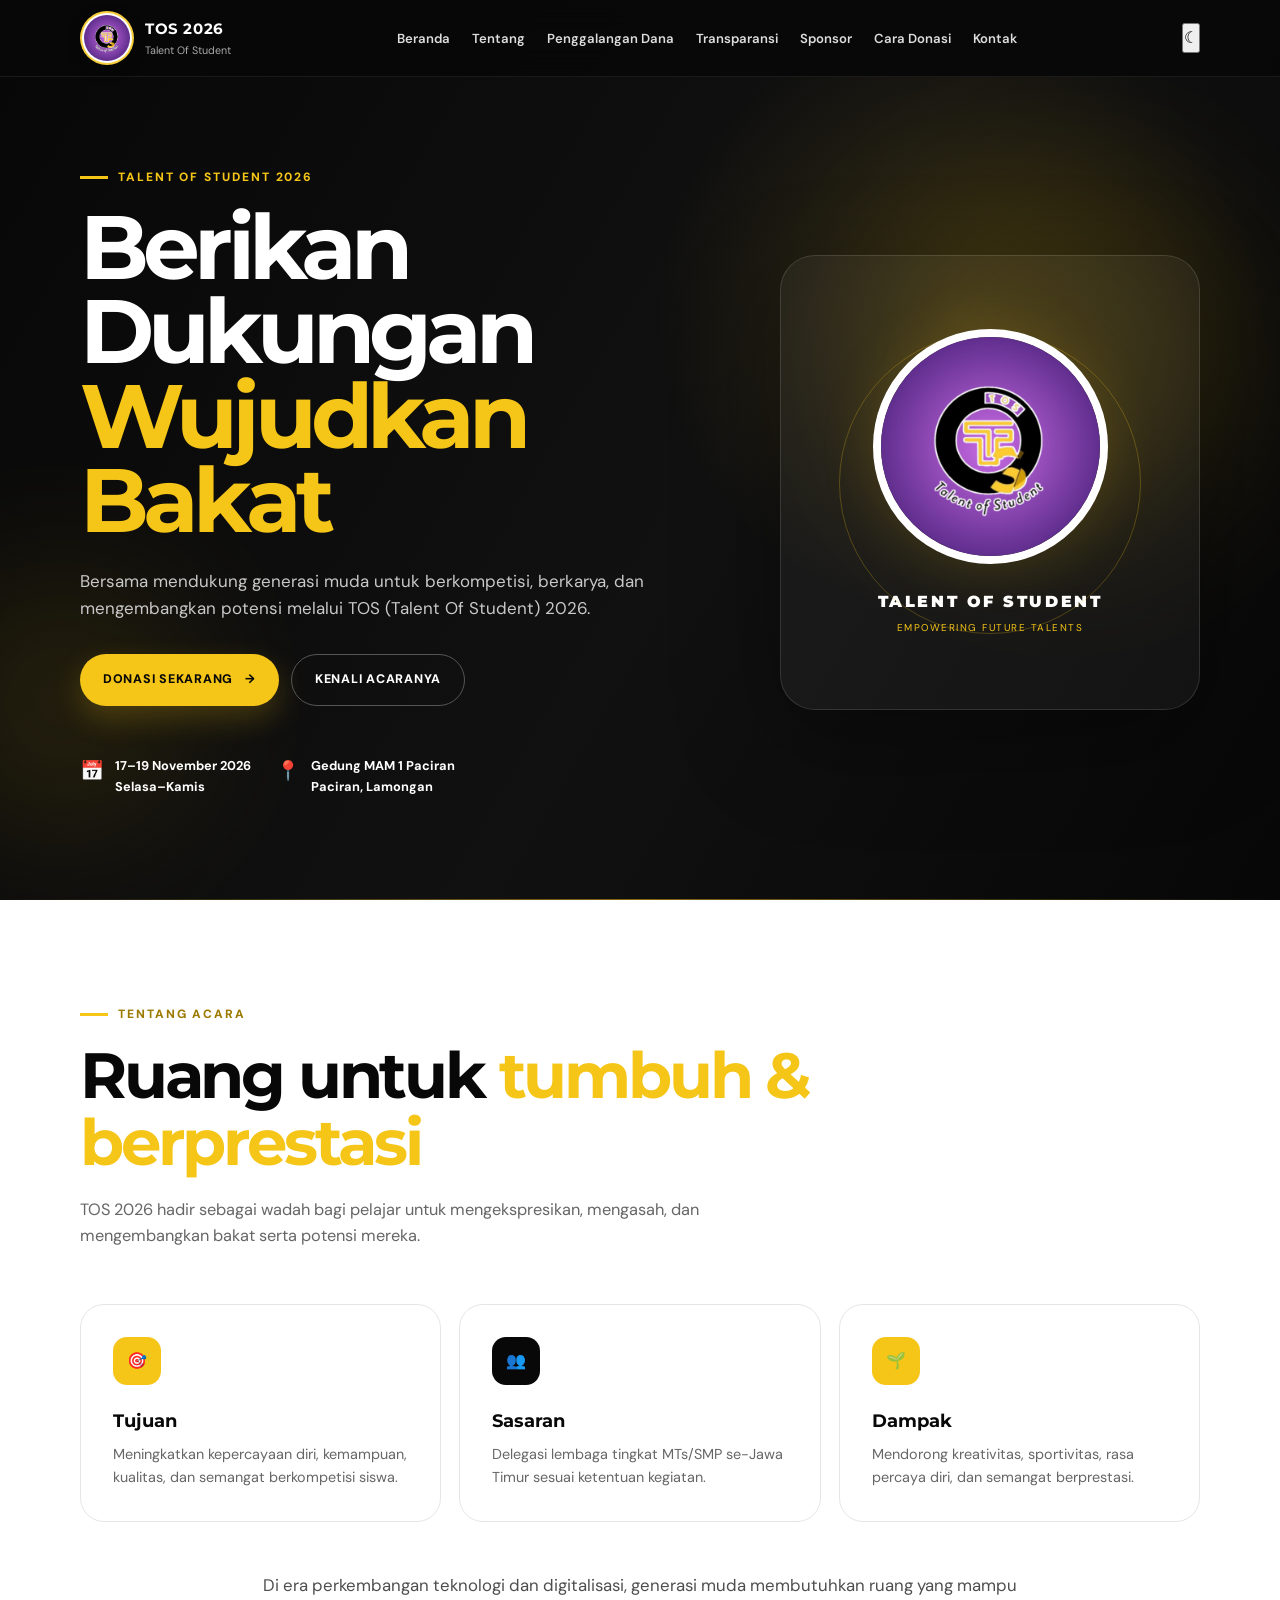
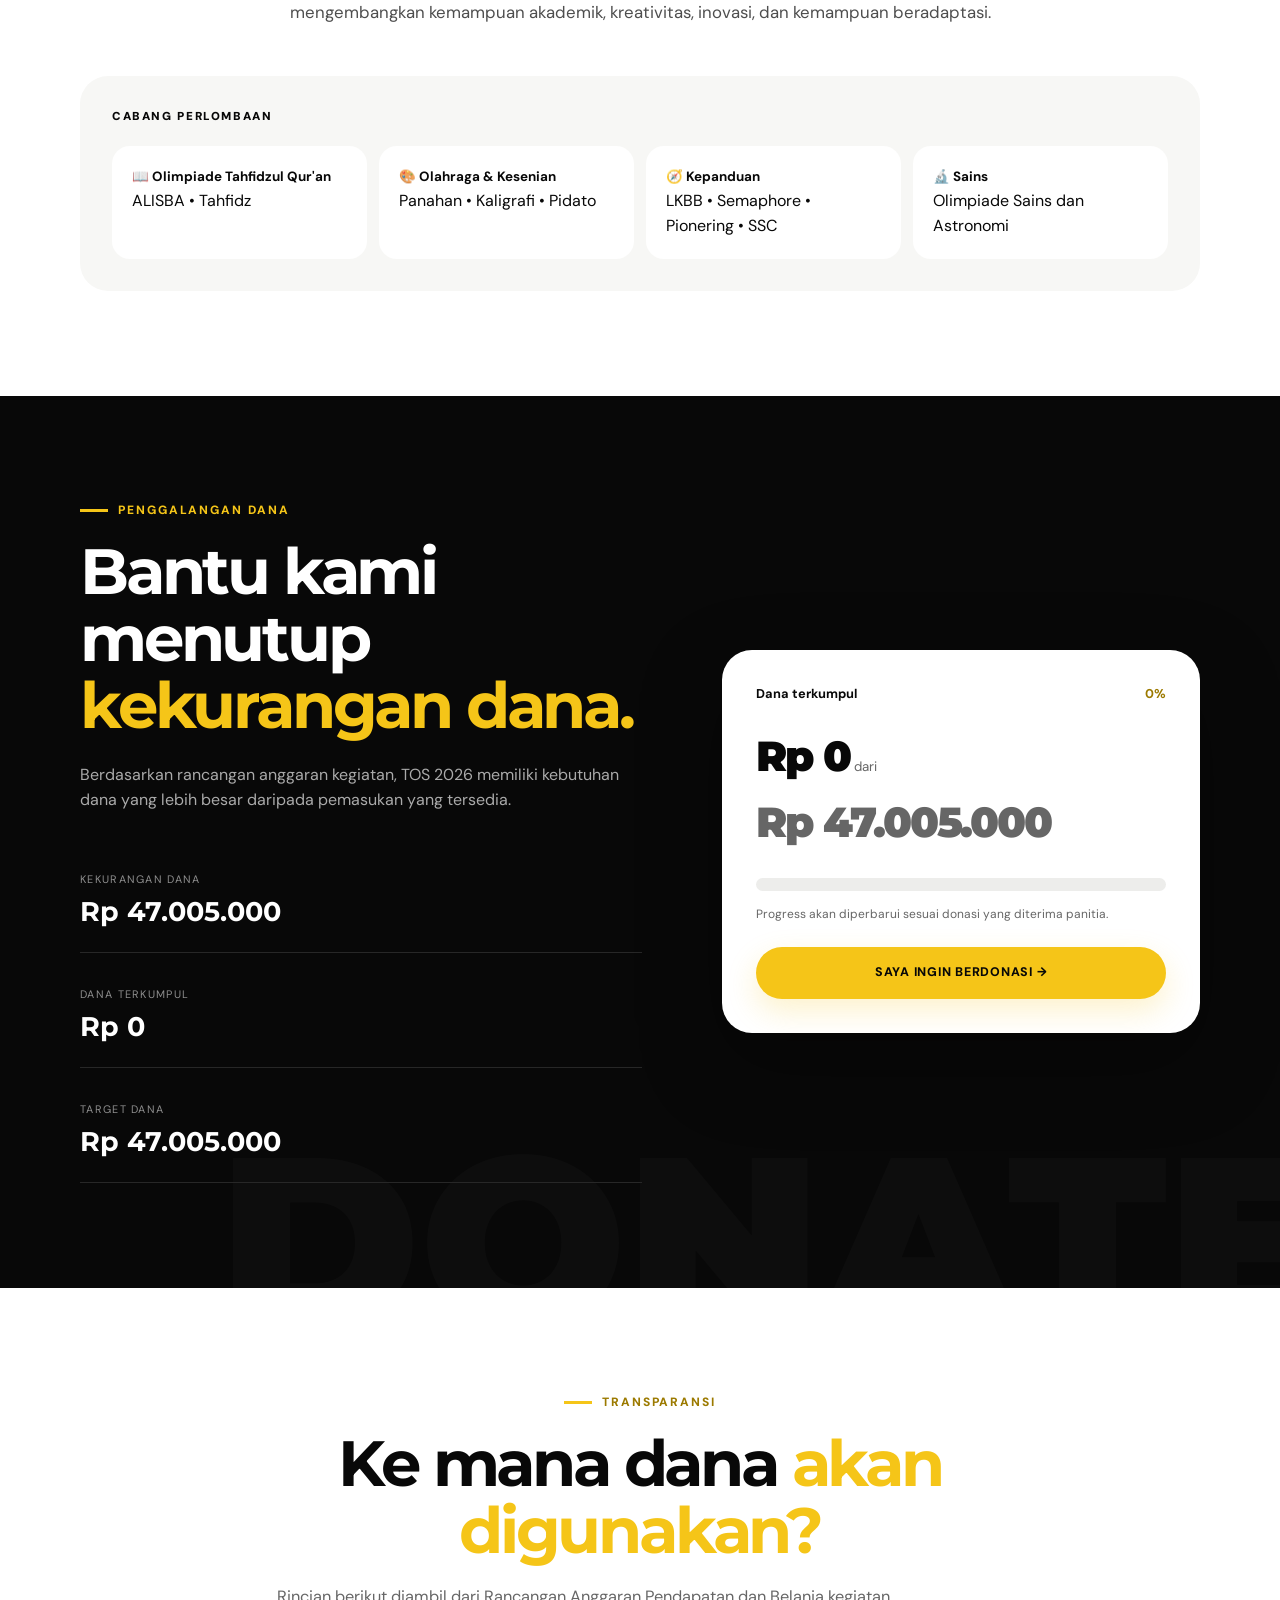
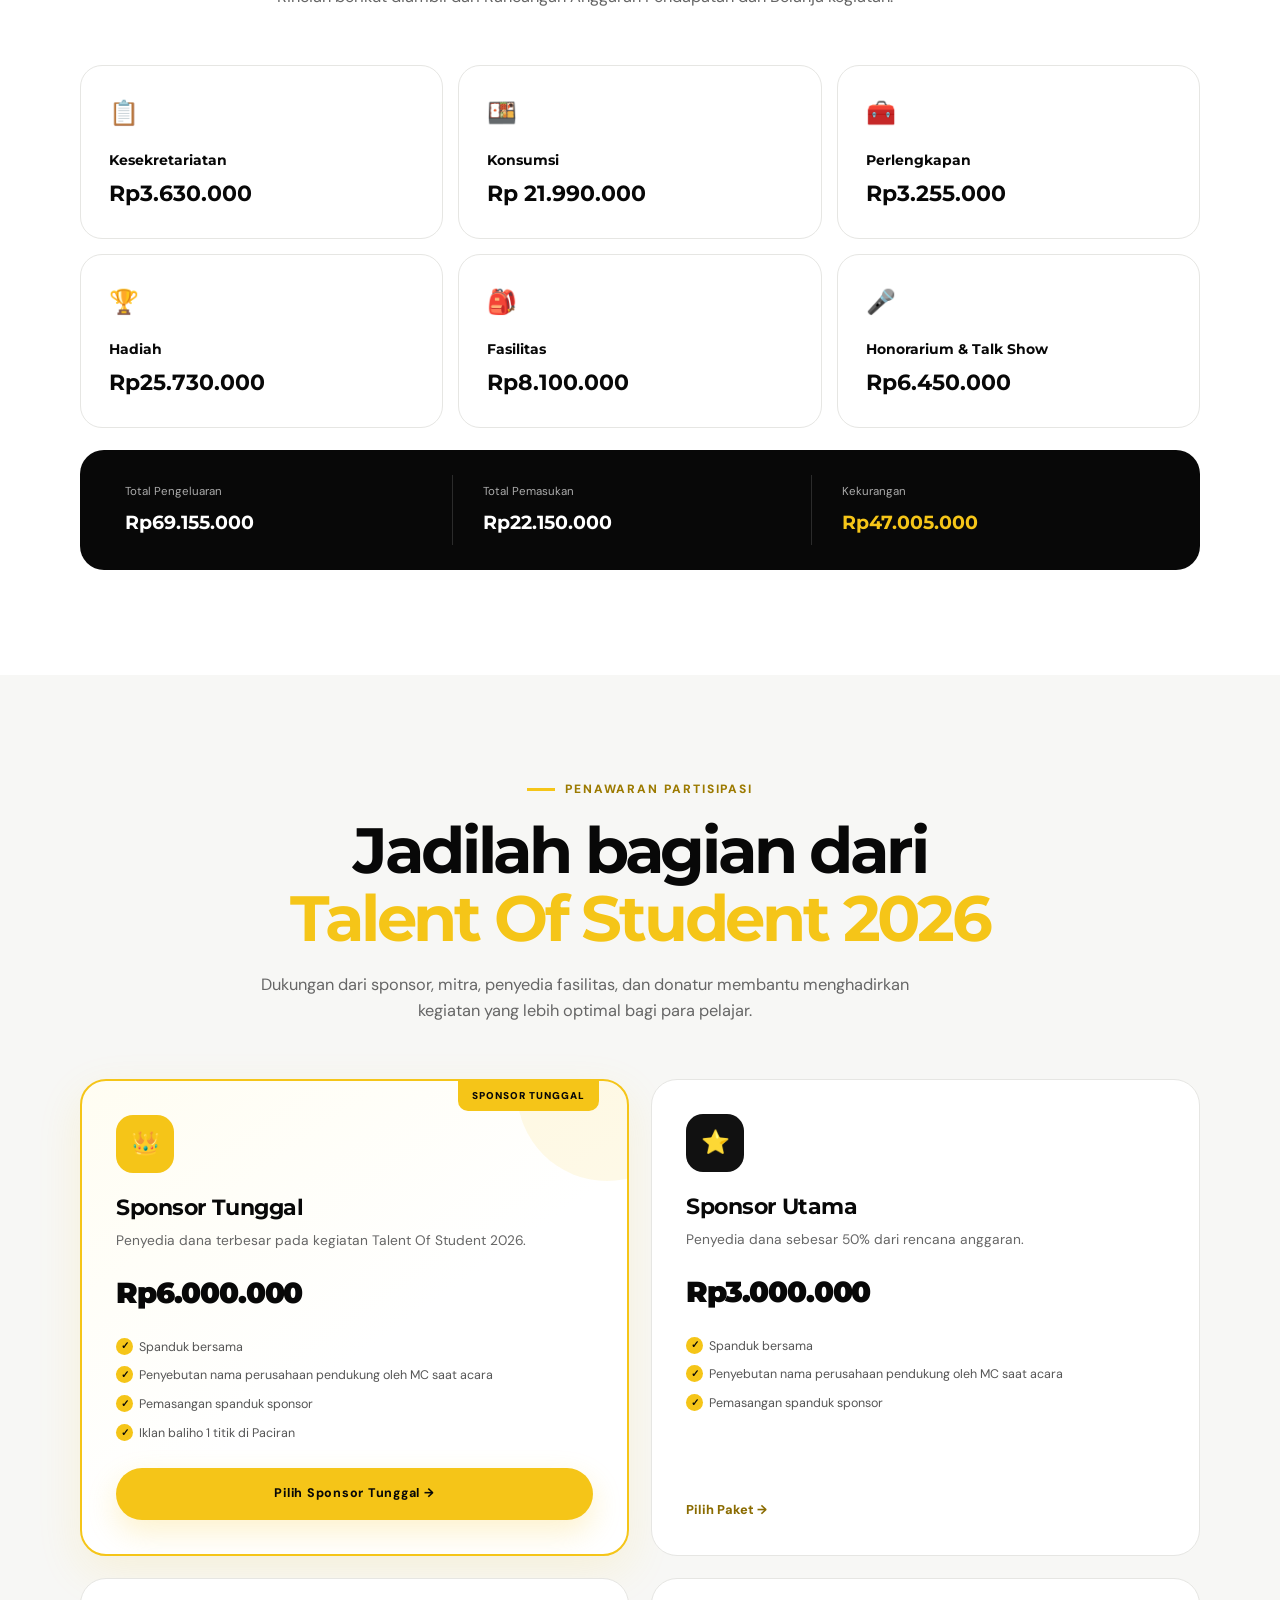
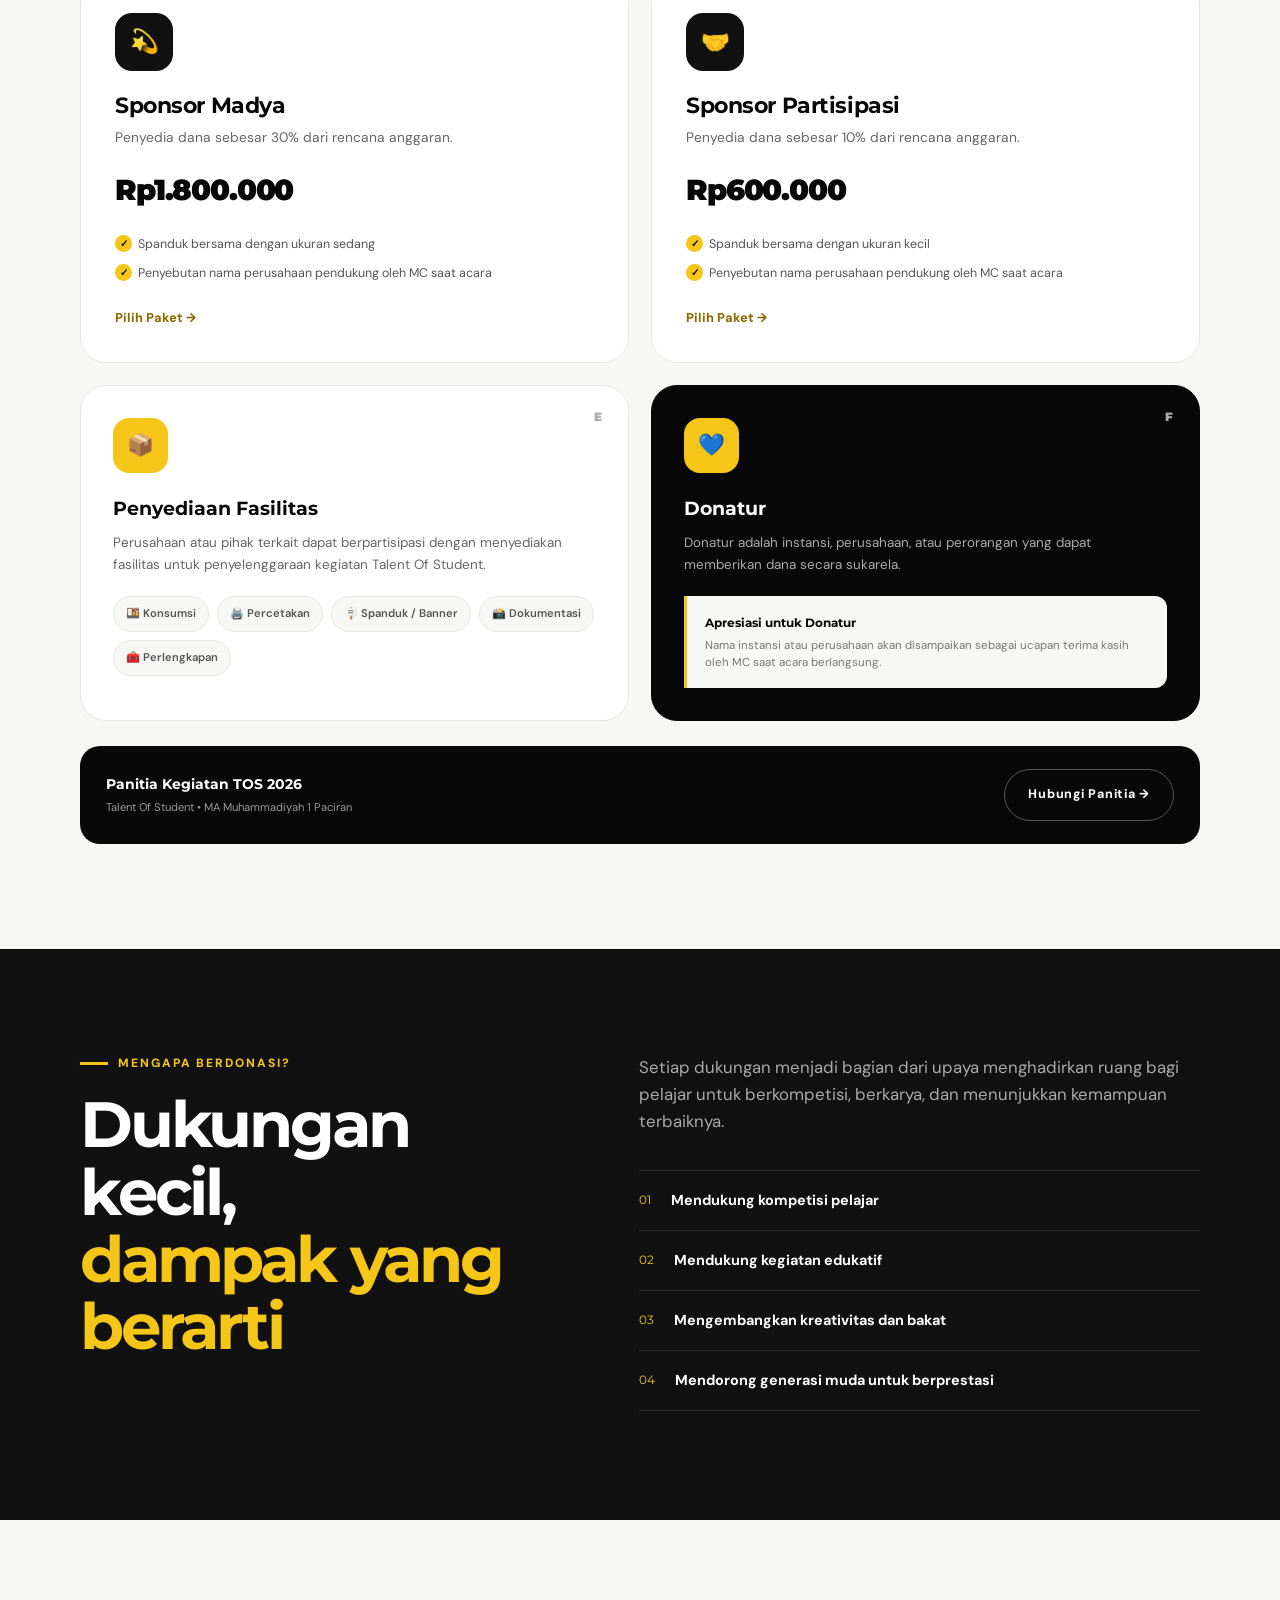
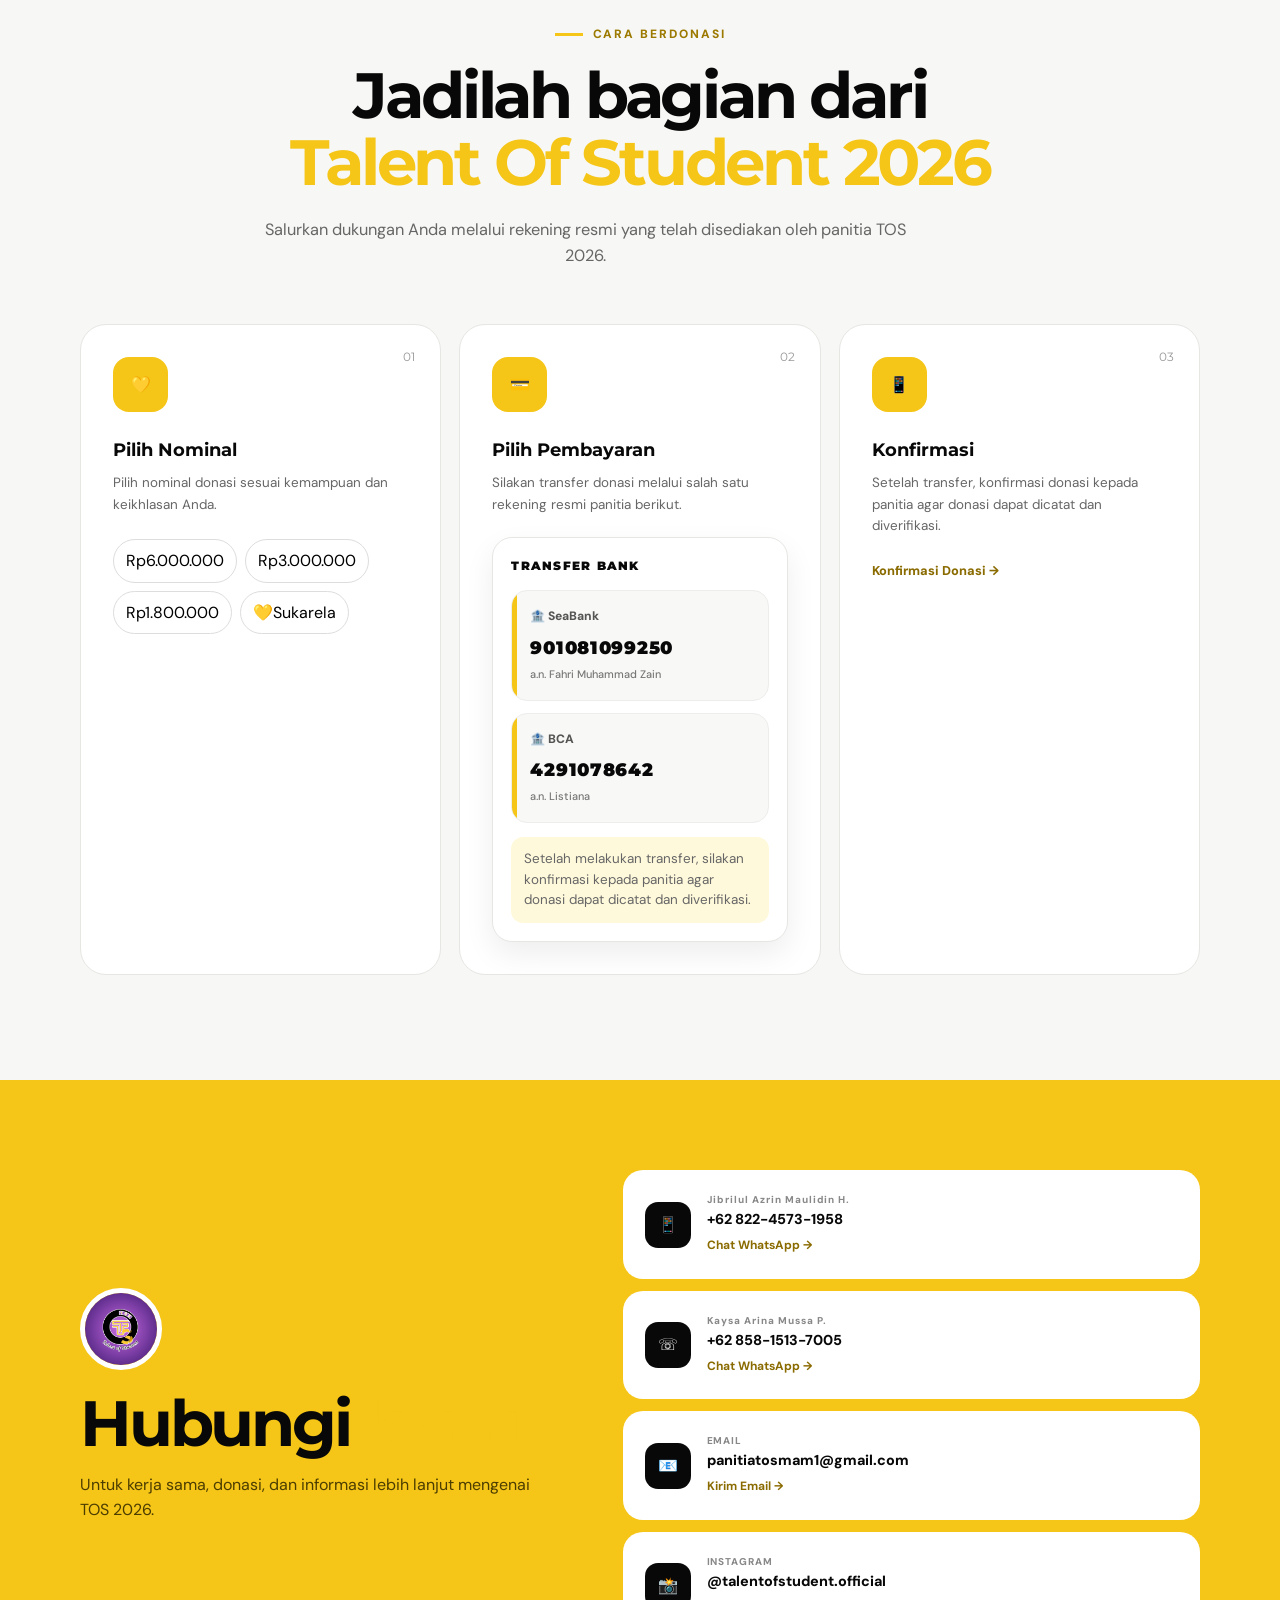
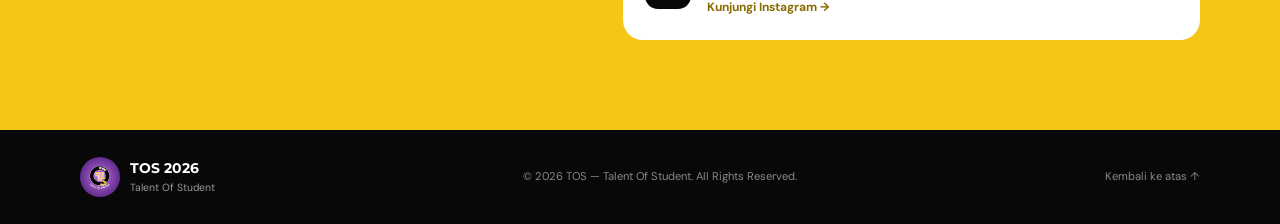
<file: index.html>
<!DOCTYPE html>
<html lang="id">

<head>
  <meta charset="UTF-8">
  <meta name="viewport" content="width=device-width, initial-scale=1.0">

  <meta name="description"
    content="TOS 2026 - Talent Of Student. Penggalangan dana dan kerja sama untuk mendukung bakat pelajar.">

  <title>TOS 2026 | Talent Of Student</title>

  <link rel="icon" href="logo-tos.png">
  <link rel="stylesheet" href="style.css">

  <!-- Google Fonts -->
  <link rel="preconnect" href="https://fonts.googleapis.com">
  <link rel="preconnect" href="https://fonts.gstatic.com" crossorigin>

  <link
    href="https://fonts.googleapis.com/css2?family=DM+Sans:wght@400;500;600;700&family=Montserrat:wght@700;800;900&display=swap"
    rel="stylesheet">
</head>

<body>

  <!-- =====================================================
       NAVBAR
  ===================================================== -->

  <header class="navbar" id="navbar">

    <div class="container nav-inner">

      <a href="#beranda" class="brand">

        <img
          src="logo-tos.png"
          alt="Logo Talent Of Student">

        <div>
          <strong>TOS 2026</strong>
          <span>Talent Of Student</span>
        </div>

      </a>

      <button
        class="menu-toggle"
        aria-label="Buka menu"
        aria-expanded="false">
        ☰
      </button>

      <nav class="nav-menu">

        <a href="#beranda">Beranda</a>
        <a href="#tentang">Tentang</a>
        <a href="#dana">Penggalangan Dana</a>
        <a href="#transparansi">Transparansi</a>
        <a href="#partisipasi">Sponsor</a>
        <a href="#donasi">Cara Donasi</a>
        <a href="#kontak">Kontak</a>

      </nav>

      <button
        class="theme-toggle"
        id="themeToggle"
        type="button"
        aria-label="Ganti tema">

        <span id="themeIcon">☾</span>

      </button>

    </div>

  </header>


  <!-- =====================================================
       MAIN
  ===================================================== -->

  <main>

    <!-- =====================================================
         HERO
    ===================================================== -->

    <section class="hero" id="beranda">

      <div class="hero-glow glow-one"></div>
      <div class="hero-glow glow-two"></div>

      <div class="container hero-grid">

        <div class="hero-copy reveal">

          <div class="eyebrow">
            <span></span>
            TALENT OF STUDENT 2026
          </div>

          <h1>
            Berikan Dukungan<br>
            <em>Wujudkan Bakat</em>
          </h1>

          <p class="hero-subtitle">
            Bersama mendukung generasi muda untuk berkompetisi,
            berkarya, dan mengembangkan potensi melalui
            TOS (Talent Of Student) 2026.
          </p>

          <div class="hero-actions">

            <a href="#dana" class="btn btn-yellow">
              DONASI SEKARANG
              <span>→</span>
            </a>

            <a href="#tentang" class="btn btn-outline">
              KENALI ACARANYA
            </a>

          </div>

          <div class="event-meta">

            <div>
              <span>📅</span>

              <p>
                <b>17–19 November 2026</b>
                <b>Selasa–Kamis</b>
              </p>
            </div>

            <div>
              <span>📍</span>

              <p>
                <b>Gedung MAM 1 Paciran</b>
                <b>Paciran, Lamongan</b>
              </p>
            </div>

          </div>

        </div>


        <!-- LOGO HERO -->

        <div class="hero-logo-card reveal">

          <img
            src="logo-tos.png"
            alt="Logo resmi TOS 2026">

          <span>TALENT OF STUDENT</span>

          <small>
            EMPOWERING FUTURE TALENTS
          </small>

        </div>

      </div>

    </section>


    <!-- =====================================================
         TENTANG ACARA
    ===================================================== -->

    <section class="section light" id="tentang">

      <div class="container">

        <div class="section-heading reveal">

          <div class="eyebrow dark">
            <span></span>
            TENTANG ACARA
          </div>

          <h2>
            Ruang untuk
            <em>tumbuh & berprestasi</em>
          </h2>

          <p>
            TOS 2026 hadir sebagai wadah bagi pelajar untuk
            mengekspresikan, mengasah, dan mengembangkan
            bakat serta potensi mereka.
          </p>

        </div>


        <!-- INFO -->

        <div class="about-grid">

          <article class="info-card reveal">

            <div class="icon yellow">
              🎯
            </div>

            <h3>Tujuan</h3>

            <p>
              Meningkatkan kepercayaan diri, kemampuan,
              kualitas, dan semangat berkompetisi siswa.
            </p>

          </article>


          <article class="info-card reveal">

            <div class="icon black">
              👥
            </div>

            <h3>Sasaran</h3>

            <p>
              Delegasi lembaga tingkat MTs/SMP se-Jawa Timur
              sesuai ketentuan kegiatan.
            </p>

          </article>


          <article class="info-card reveal">

            <div class="icon yellow">
              🌱
            </div>

            <h3>Dampak</h3>

            <p>
              Mendorong kreativitas, sportivitas, rasa percaya
              diri, dan semangat berprestasi.
            </p>

          </article>

        </div>


        <div class="about-text reveal">

          <p>
            Di era perkembangan teknologi dan digitalisasi,
            generasi muda membutuhkan ruang yang mampu
            mengembangkan kemampuan akademik, kreativitas,
            inovasi, dan kemampuan beradaptasi.
          </p>

        </div>


        <!-- CABANG PERLOMBAAN -->

        <div class="competition-wrap reveal">

          <div class="mini-title">
            CABANG PERLOMBAAN
          </div>

          <div class="competition-grid">

            <div>
              <b>📖 Olimpiade Tahfidzul Qur'an</b>
              <a>ALISBA • Tahfidz</a>
            </div>

            <div>
              <b>🎨 Olahraga & Kesenian</b>
              <a>Panahan • Kaligrafi • Pidato</a>
            </div>

            <div>
              <b>🧭 Kepanduan</b>
              <a>LKBB • Semaphore • Pionering • SSC</a>
            </div>

            <div>
              <b>🔬 Sains</b>
              <a>Olimpiade Sains dan Astronomi</a>
            </div>

          </div>

        </div>

      </div>

    </section>


    <!-- =====================================================
         PENGGALANGAN DANA
    ===================================================== -->

    <section class="section fund-section" id="dana">

      <div class="container">

        <div class="fund-grid">

          <div class="fund-copy reveal">

            <div class="eyebrow">
              <span></span>
              PENGGALANGAN DANA
            </div>

            <h2>
              Bantu kami menutup
              <em>kekurangan dana.</em>
            </h2>

            <p>
              Berdasarkan rancangan anggaran kegiatan,
              TOS 2026 memiliki kebutuhan dana yang lebih
              besar daripada pemasukan yang tersedia.
            </p>


            <!-- ANGKA FUNDRAISING OTOMATIS -->

            <div class="fund-numbers">

              <div>
                <small>KEKURANGAN DANA</small>
                <strong id="fundRemaining">
                  Rp47.005.000
                </strong>
              </div>

              <div>
                <small>DANA TERKUMPUL</small>
                <strong id="fundCurrent">
                  Rp0
                </strong>
              </div>

              <div>
                <small>TARGET DANA</small>
                <strong id="fundTarget">
                  Rp47.005.000
                </strong>
              </div>

            </div>

          </div>


          <!-- =================================================
               PROGRESS FUNDRAISING
          ================================================= -->

          <div class="progress-card reveal">

            <div class="progress-top">

              <span>
                Dana terkumpul
              </span>

              <b id="progressPercent">
                0%
              </b>

            </div>

            <div class="amount">

              <span id="raisedAmount">
                Rp4.902.500
              </span>

              <small>
                dari
                <span id="targetAmountDisplay">
                  Rp47.005.000
                </span>
              </small>

            </div>

            <div class="progress-track">

              <div
                class="progress-fill"
                id="progressFill">
              </div>

            </div>

            <p class="progress-note">
              Progress akan diperbarui sesuai donasi
              yang diterima panitia.
            </p>

            <a
              href="#donasi"
              class="btn btn-yellow full">

              SAYA INGIN BERDONASI →

            </a>

          </div>

        </div>

      </div>

    </section>


    <!-- =====================================================
         TRANSPARANSI
    ===================================================== -->

    <section class="section light" id="transparansi">

      <div class="container">

        <div class="section-heading centered reveal">

          <div class="eyebrow dark">
            <span></span>
            TRANSPARANSI
          </div>

          <h2>
            Ke mana dana
            <em>akan digunakan?</em>
          </h2>

          <p>
            Rincian berikut diambil dari Rancangan Anggaran
            Pendapatan dan Belanja kegiatan.
          </p>

        </div>


        <div class="budget-grid">

          <div class="budget-card reveal">
            <span class="budget-icon">📋</span>
            <h3>Kesekretariatan</h3>
            <strong>Rp3.630.000</strong>
          </div>

          <div class="budget-card reveal">
            <span class="budget-icon">🍱</span>
            <h3>Konsumsi</h3>
            <strong>Rp 21.990.000</strong>
          </div>

          <div class="budget-card reveal">
            <span class="budget-icon">🧰</span>
            <h3>Perlengkapan</h3>
            <strong>Rp3.255.000</strong>
          </div>

          <div class="budget-card reveal">
            <span class="budget-icon">🏆</span>
            <h3>Hadiah</h3>
            <strong>Rp25.730.000</strong>
          </div>

          <div class="budget-card reveal">
            <span class="budget-icon">🎒</span>
            <h3>Fasilitas</h3>
            <strong>Rp8.100.000</strong>
          </div>

          <div class="budget-card reveal">
            <span class="budget-icon">🎤</span>
            <h3>Honorarium & Talk Show</h3>
            <strong>Rp6.450.000</strong>
          </div>

        </div>


        <div class="budget-total reveal">

          <div>
            <span>Total Pengeluaran</span>
            <strong>Rp69.155.000</strong>
          </div>

          <div>
            <span>Total Pemasukan</span>
            <strong>Rp22.150.000</strong>
          </div>

          <div class="deficit">
            <span>Kekurangan</span>
            <strong>Rp47.005.000</strong>
          </div>

        </div>

      </div>

    </section>


    <!-- =====================================================
         SPONSOR
    ===================================================== -->

    <section class="section participation-section" id="partisipasi">

      <div class="container">

        <div class="section-heading centered reveal">

          <div class="eyebrow dark">
            <span></span>
            PENAWARAN PARTISIPASI
          </div>

          <h2>
            Jadilah bagian dari
            <em>Talent Of Student 2026</em>
          </h2>

          <p>
            Dukungan dari sponsor, mitra, penyedia fasilitas,
            dan donatur membantu menghadirkan kegiatan yang
            lebih optimal bagi para pelajar.
          </p>

        </div>


        <!-- SPONSOR CARDS -->

        <div class="sponsor-grid">


          <!-- SPONSOR TUNGGAL -->

          <article class="sponsor-card sponsor-featured reveal">

            <div class="sponsor-tag">
              SPONSOR TUNGGAL
            </div>

            <div class="sponsor-icon">
              👑
            </div>

            <h3>
              Sponsor Tunggal
            </h3>

            <p>
              Penyedia dana terbesar pada kegiatan
              Talent Of Student 2026.
            </p>

            <div class="sponsor-price">
              Rp6.000.000
            </div>

            <ul>

              <li>
                Spanduk bersama
              </li>

              <li>
                Penyebutan nama perusahaan pendukung
                oleh MC saat acara
              </li>

              <li>
                Pemasangan spanduk sponsor
              </li>

              <li>
                Iklan baliho 1 titik di Paciran
              </li>

            </ul>

            <a
              class="btn btn-yellow full"
              href="https://wa.me/6282245731958?text=Halo%20Panitia%20TOS%202026,%20saya%20tertarik%20menjadi%20Sponsor%20Tunggal."
              target="_blank"
              rel="noopener">

              Pilih Sponsor Tunggal →

            </a>

          </article>


          <!-- SPONSOR UTAMA -->

          <article class="sponsor-card reveal">

            <div class="sponsor-icon">
              ⭐
            </div>

            <h3>
              Sponsor Utama
            </h3>

            <p>
              Penyedia dana sebesar 50% dari
              rencana anggaran.
            </p>

            <div class="sponsor-price">
              Rp3.000.000
            </div>

            <ul>

              <li>
                Spanduk bersama
              </li>

              <li>
                Penyebutan nama perusahaan pendukung
                oleh MC saat acara
              </li>

              <li>
                Pemasangan spanduk sponsor
              </li>

            </ul>

            <a
              class="text-link"
              href="https://wa.me/6282245731958?text=Halo%20Panitia%20TOS%202026,%20saya%20tertarik%20menjadi%20Sponsor%20Utama."
              target="_blank"
              rel="noopener">

              Pilih Paket →

            </a>

          </article>


          <!-- SPONSOR MADYA -->

          <article class="sponsor-card reveal">

            <div class="sponsor-icon">
              💫
            </div>

            <h3>
              Sponsor Madya
            </h3>

            <p>
              Penyedia dana sebesar 30% dari
              rencana anggaran.
            </p>

            <div class="sponsor-price">
              Rp1.800.000
            </div>

            <ul>

              <li>
                Spanduk bersama dengan ukuran sedang
              </li>

              <li>
                Penyebutan nama perusahaan pendukung
                oleh MC saat acara
              </li>

            </ul>

            <a
              class="text-link"
              href="https://wa.me/6282245731958?text=Halo%20Panitia%20TOS%202026,%20saya%20tertarik%20menjadi%20Sponsor%20Madya."
              target="_blank"
              rel="noopener">

              Pilih Paket →

            </a>

          </article>


          <!-- SPONSOR PARTISIPASI -->

          <article class="sponsor-card reveal">

            <div class="sponsor-icon">
              🤝
            </div>

            <h3>
              Sponsor Partisipasi
            </h3>

            <p>
              Penyedia dana sebesar 10% dari
              rencana anggaran.
            </p>

            <div class="sponsor-price">
              Rp600.000
            </div>

            <ul>

              <li>
                Spanduk bersama dengan ukuran kecil
              </li>

              <li>
                Penyebutan nama perusahaan pendukung
                oleh MC saat acara
              </li>

            </ul>

            <a
              class="text-link"
              href="https://wa.me/6282245731958?text=Halo%20Panitia%20TOS%202026,%20saya%20tertarik%20menjadi%20Sponsor%20Partisipasi."
              target="_blank"
              rel="noopener">

              Pilih Paket →

            </a>

          </article>

        </div>


        <!-- DUKUNGAN LAIN -->

        <div class="support-grid">


          <!-- FASILITAS -->

          <article class="support-card reveal">

            <div class="support-number">
              E
            </div>

            <div class="support-icon">
              📦
            </div>

            <h3>
              Penyediaan Fasilitas
            </h3>

            <p>
              Perusahaan atau pihak terkait dapat
              berpartisipasi dengan menyediakan
              fasilitas untuk penyelenggaraan kegiatan
              Talent Of Student.
            </p>


            <div class="facility-pills">

              <span>🍱 Konsumsi</span>
              <span>🖨️ Percetakan</span>
              <span>🪧 Spanduk / Banner</span>
              <span>📸 Dokumentasi</span>
              <span>🧰 Perlengkapan</span>

            </div>

          </article>


          <!-- DONATUR -->

          <article class="support-card support-dark reveal">

            <div class="support-number">
              F
            </div>

            <div class="support-icon">
              💙
            </div>

            <h3>
              Donatur
            </h3>

            <p>
              Donatur adalah instansi, perusahaan,
              atau perorangan yang dapat memberikan
              dana secara sukarela.
            </p>


            <div class="donor-note">

              <strong>
                Apresiasi untuk Donatur
              </strong>

              <span>
                Nama instansi atau perusahaan akan
                disampaikan sebagai ucapan terima kasih
                oleh MC saat acara berlangsung.
              </span>

            </div>

          </article>

        </div>


        <!-- PANITIA -->

        <div class="committee-note reveal">

          <div>

            <strong>
              Panitia Kegiatan TOS 2026
            </strong>

            <span>
              Talent Of Student • MA Muhammadiyah 1 Paciran
            </span>

          </div>

          <a
            class="btn btn-outline light-btn"
            href="https://wa.me/6282245731958?text=Halo%20Panitia%20TOS%202026,%20saya%20ingin%20mendapatkan%20informasi%20tentang%20kerja%20sama."
            target="_blank"
            rel="noopener">

            Hubungi Panitia →

          </a>

        </div>

      </div>

    </section>


    <!-- =====================================================
         MENGAPA BERDONASI
    ===================================================== -->

    <section class="section dark-section">

      <div class="container">

        <div class="why-grid">

          <div class="section-heading reveal">

            <div class="eyebrow">
              <span></span>
              MENGAPA BERDONASI?
            </div>

            <h2>
              Dukungan kecil,
              <br>
              <em>dampak yang berarti</em>
            </h2>

          </div>


          <div class="why-content reveal">

            <p>
              Setiap dukungan menjadi bagian dari upaya
              menghadirkan ruang bagi pelajar untuk
              berkompetisi, berkarya, dan menunjukkan
              kemampuan terbaiknya.
            </p>

            <div class="why-list">

              <div>
                <span>01</span>
                <b>Mendukung kompetisi pelajar</b>
              </div>

              <div>
                <span>02</span>
                <b>Mendukung kegiatan edukatif</b>
              </div>

              <div>
                <span>03</span>
                <b>Mengembangkan kreativitas dan bakat</b>
              </div>

              <div>
                <span>04</span>
                <b>Mendorong generasi muda untuk berprestasi</b>
              </div>

            </div>

          </div>

        </div>

      </div>

    </section>


    <!-- =====================================================
         CARA DONASI
    ===================================================== -->

    <section class="section donation-section" id="donasi">

      <div class="container">

        <div class="section-heading centered reveal">

          <div class="eyebrow dark">
            <span></span>
            CARA BERDONASI
          </div>

          <h2>
            Jadilah bagian dari
            <em>Talent Of Student 2026</em>
          </h2>

          <p>
            Salurkan dukungan Anda melalui rekening resmi
            yang telah disediakan oleh panitia TOS 2026.
          </p>

        </div>


        <div class="steps">


          <!-- LANGKAH 01 -->

          <article class="step reveal">

            <span>01</span>

            <div class="step-icon">
              💛
            </div>

            <h3>
              Pilih Nominal
            </h3>

            <p>
              Pilih nominal donasi sesuai kemampuan
              dan keikhlasan Anda.
            </p>

            <div class="amount-options">

              <button type="button">
                Rp6.000.000
              </button>

              <button type="button">
                Rp3.000.000
              </button>

              <button type="button">
                Rp1.800.000
              </button>
              
              <button type="button">
                💛Sukarela
              </button>


            </div>

          </article>


          <!-- LANGKAH 02 -->

          <article class="step reveal">

            <span>02</span>

            <div class="step-icon">
              💳
            </div>

            <h3>
              Pilih Pembayaran
            </h3>

            <p>
              Silakan transfer donasi melalui salah satu
              rekening resmi panitia berikut.
            </p>


            <div class="payment-placeholder">

              <strong>TRANSFER BANK</strong>


              <!-- SEABANK -->

              <div class="bank-account">

                <span>🏦 SeaBank</span>

                <b>
                  901081099250
                </b>

                <small>
                  a.n. Fahri Muhammad Zain
                </small>

              </div>


              <!-- BCA -->

              <div class="bank-account">

                <span>🏦 BCA</span>

                <b>
                  4291078642
                </b>

                <small>
                  a.n. Listiana
                </small>

              </div>


              <p class="payment-note">

                Setelah melakukan transfer, silakan
                konfirmasi kepada panitia agar donasi
                dapat dicatat dan diverifikasi.

              </p>

            </div>

          </article>


          <!-- LANGKAH 03 -->

          <article class="step reveal">

            <span>03</span>

            <div class="step-icon">
              📱
            </div>

            <h3>
              Konfirmasi
            </h3>

            <p>
              Setelah transfer, konfirmasi donasi kepada
              panitia agar donasi dapat dicatat dan
              diverifikasi.
            </p>

            <a
              class="text-link"
              href="https://wa.me/6285806240656?text=Halo%20Panitia%20TOS%202026,%20saya%20sudah%20melakukan%20donasi%20dan%20ingin%20melakukan%20konfirmasi."
              target="_blank"
              rel="noopener">

              Konfirmasi Donasi →

            </a>

          </article>

        </div>

      </div>

    </section>


    <!-- =====================================================
         KONTAK
    ===================================================== -->

    <section class="contact-section" id="kontak">

      <div class="container contact-grid">

        <div class="contact-brand reveal">

          <img
            src="logo-tos.png"
            alt="Logo TOS">

          <h2>
            Hubungi <em>kami.</em>
          </h2>

          <p>
            Untuk kerja sama, donasi, dan informasi
            lebih lanjut mengenai TOS 2026.
          </p>

        </div>


        <div class="contact-cards">


          <div class="contact-card reveal">

            <span>📱</span>

            <div>

              <small>
                Jibrilul Azrin Maulidin H.
              </small>

              <p>
                +62 822-4573-1958
              </p>

              <a
                href="https://wa.me/6282245731958"
                target="_blank"
                rel="noopener">

                Chat WhatsApp →

              </a>

            </div>

          </div>


          <div class="contact-card reveal">

            <span>☏</span>

            <div>

              <small>
                Kaysa Arina Mussa P.
              </small>

              <p>
                +62 858-1513-7005
              </p>

              <a
                href="https://wa.me/6285815137005"
                target="_blank"
                rel="noopener">

                Chat WhatsApp →

              </a>

            </div>

          </div>


          <div class="contact-card reveal">

            <span>📧</span>

            <div>

              <small>
                EMAIL
              </small>

              <p>
                panitiatosmam1@gmail.com
              </p>

              <a
                href="mailto:panitiatosmam1@gmail.com">

                Kirim Email →

              </a>

            </div>

          </div>


          <div class="contact-card reveal">

            <span>📸</span>

            <div>

              <small>
                INSTAGRAM
              </small>

              <p>
                @talentofstudent.official
              </p>

              <a
                href="https://www.instagram.com/talentofstudent.official/"
                target="_blank"
                rel="noopener">

                Kunjungi Instagram →

              </a>

            </div>

          </div>

        </div>

      </div>

    </section>

  </main>


  <!-- =====================================================
       FOOTER
  ===================================================== -->

  <footer>

    <div class="container footer-inner">

      <div class="footer-brand">

        <img
          src="logo-tos.png"
          alt="Logo TOS">

        <div>

          <b>
            TOS 2026
          </b>

          <span>
            Talent Of Student
          </span>

        </div>

      </div>


      <p>
        © 2026 TOS — Talent Of Student.
        All Rights Reserved.
      </p>


      <a href="#beranda">
        Kembali ke atas ↑
      </a>

    </div>

  </footer>


  <!-- =====================================================
       JAVASCRIPT
       Google Sheets digunakan melalui script.js
  ===================================================== -->

  <script src="script.js"></script>

</body>

</html>
</file>
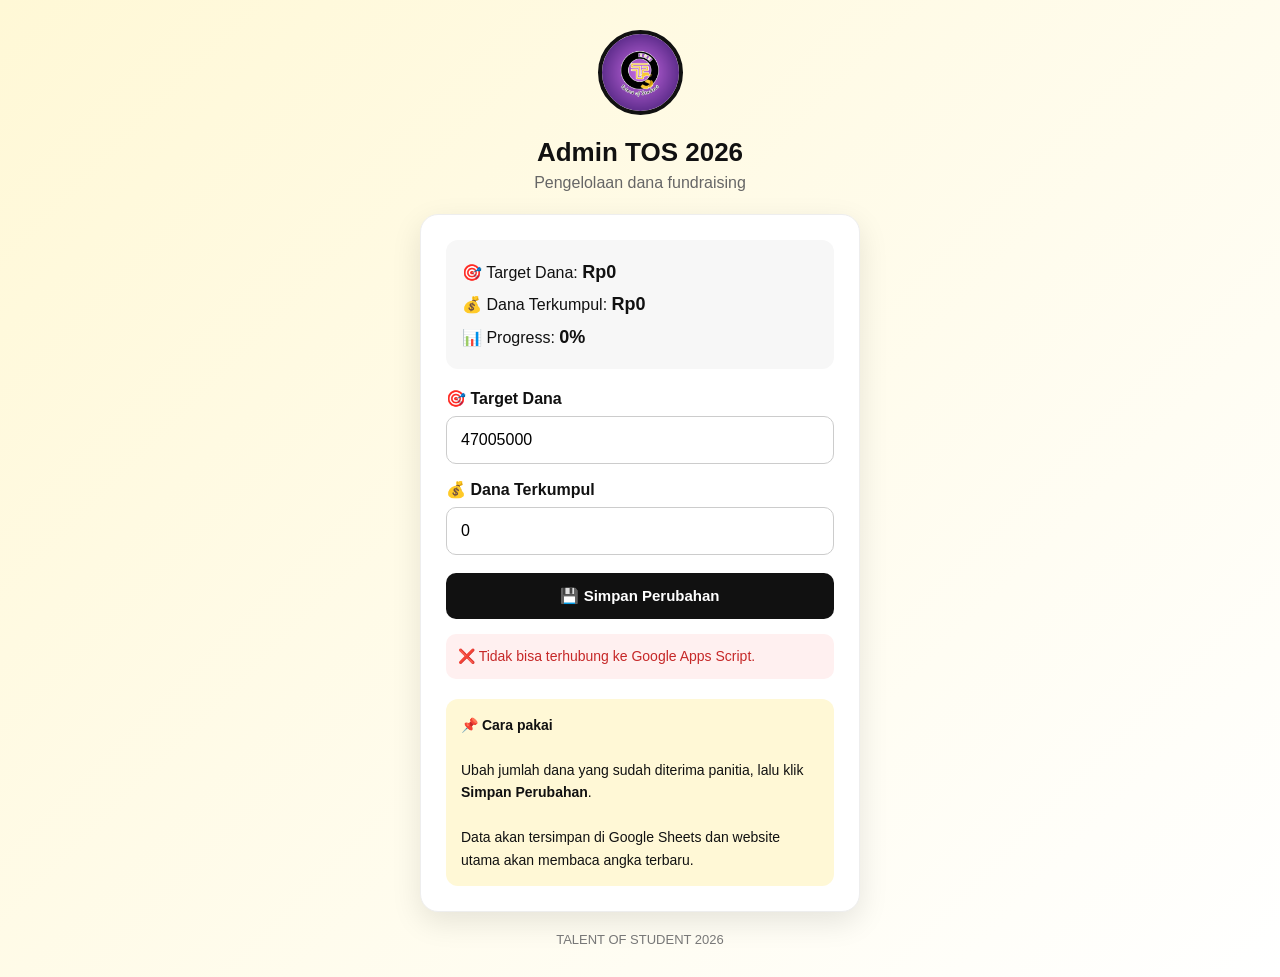
<file: admin.html>
<!DOCTYPE html>
<html lang="id">
<head>
<meta charset="UTF-8">
<meta name="viewport" content="width=device-width, initial-scale=1.0">
<title>Admin Fundraising | TOS 2026</title>
<style>
*{box-sizing:border-box;margin:0;padding:0;font-family:Arial,sans-serif}
body{min-height:100vh;background:linear-gradient(135deg,#fff8d6,#fff);color:#111}
.container{width:min(480px,100%);margin:auto;padding:30px 20px}
.logo{text-align:center;margin-bottom:18px}
.logo img{width:85px;height:85px;border-radius:50%;object-fit:cover;border:4px solid #111}
h1{text-align:center;font-size:26px;margin-bottom:6px}
.subtitle{text-align:center;color:#666;margin-bottom:22px}
.card{background:#fff;border:1px solid #eee;border-radius:18px;padding:25px;box-shadow:0 10px 30px rgba(0,0,0,.1)}
.current{background:#f7f7f7;border-radius:12px;padding:16px;line-height:1.8;margin-bottom:20px}
.current strong{font-size:18px}
.field{margin-top:16px}
label{display:block;font-weight:bold;margin-bottom:8px}
input{width:100%;padding:14px;border:1px solid #ccc;border-radius:10px;font-size:16px;outline:none}
input:focus{border-color:#f5c400;box-shadow:0 0 0 3px rgba(245,196,0,.15)}
button{width:100%;border:0;padding:14px;border-radius:10px;font-size:15px;font-weight:bold;cursor:pointer;margin-top:18px}
button:disabled{opacity:.6;cursor:not-allowed}
.save{background:#111;color:#fff}
.message{display:none;margin-top:15px;padding:12px;border-radius:10px;line-height:1.5;font-size:14px}
.success{display:block;background:#e9f9ef;color:#137333}
.error{display:block;background:#fff0f0;color:#c62828}
.info{margin-top:20px;padding:15px;background:#fff8d6;border-radius:12px;line-height:1.6;font-size:14px}
.footer{text-align:center;color:#777;font-size:13px;margin-top:20px}
</style>
</head>
<body>
<div class="container">
  <div class="logo"><img src="logo-tos.png" alt="Logo TOS"></div>
  <h1>Admin TOS 2026</h1>
  <p class="subtitle">Pengelolaan dana fundraising</p>

  <div class="card">
    <div class="current">
      🎯 Target Dana: <strong id="displayTarget">Rp0</strong><br>
      💰 Dana Terkumpul: <strong id="displayCurrent">Rp0</strong><br>
      📊 Progress: <strong id="displayPercentage">0%</strong>
    </div>

    <div class="field">
      <label for="targetAmount">🎯 Target Dana</label>
      <input id="targetAmount" type="number" min="0" value="47005000">
    </div>

    <div class="field">
      <label for="currentAmount">💰 Dana Terkumpul</label>
      <input id="currentAmount" type="number" min="0" value="0">
    </div>

    <button class="save" id="saveButton">💾 Simpan Perubahan</button>
    <div id="message" class="message"></div>

    <div class="info">
      <strong>📌 Cara pakai</strong><br><br>
      Ubah jumlah dana yang sudah diterima panitia, lalu klik
      <strong>Simpan Perubahan</strong>.<br><br>
      Data akan tersimpan di Google Sheets dan website utama akan membaca angka terbaru.
    </div>
  </div>

  <div class="footer">TALENT OF STUDENT 2026</div>
</div>

<script>
const API = "https://script.google.com/macros/s/AKfycbyGUkVLMueF3gznmgHjk4M4IwrRj6Aj61GHy_hXOrfU9wM4PcQ-90EKdMeFJN_LoFEg/exec";

function formatRupiah(n) {
  return new Intl.NumberFormat("id-ID", {
    style:"currency", currency:"IDR", maximumFractionDigits:0
  }).format(Number(n)||0);
}

function message(text,type) {
  const el = document.getElementById("message");
  el.textContent = text;
  el.className = "message " + type;
}

function callApi(params = {}) {
  return new Promise((resolve,reject) => {
    const callbackName = "tosCallback_" + Date.now() + "_" + Math.floor(Math.random()*100000);
    const script = document.createElement("script");
    const query = new URLSearchParams({...params, callback:callbackName, t:Date.now()});

    const cleanup = () => { delete window[callbackName]; script.remove(); };
    const timer = setTimeout(() => { cleanup(); reject(new Error("Waktu permintaan habis.")); },15000);

    window[callbackName] = (data) => { clearTimeout(timer); cleanup(); resolve(data); };
    script.onerror = () => { clearTimeout(timer); cleanup(); reject(new Error("Tidak bisa terhubung ke Google Apps Script.")); };
    script.src = API + "?" + query.toString();
    document.body.appendChild(script);
  });
}

function tampilkan(data) {
  if (!data.success) throw new Error(data.message || "Gagal mengambil data.");
  document.getElementById("targetAmount").value = Number(data.target)||0;
  document.getElementById("currentAmount").value = Number(data.current)||0;
  document.getElementById("displayTarget").textContent = formatRupiah(data.target);
  document.getElementById("displayCurrent").textContent = formatRupiah(data.current);
  document.getElementById("displayPercentage").textContent = (Number(data.percentage)||0).toFixed(0) + "%";
}

async function loadData() {
  try { tampilkan(await callApi({})); }
  catch(e) { message("❌ " + e.message, "error"); }
}

document.getElementById("saveButton").addEventListener("click", async () => {
  const target = Number(document.getElementById("targetAmount").value);
  const current = Number(document.getElementById("currentAmount").value);
  const button = document.getElementById("saveButton");

  if (!Number.isFinite(target) || target < 0) return message("❌ Target dana tidak valid.","error");
  if (!Number.isFinite(current) || current < 0) return message("❌ Dana terkumpul tidak valid.","error");
  if (target > 0 && current > target) return message("❌ Dana terkumpul tidak boleh lebih besar dari target.","error");

  button.disabled = true;
  button.textContent = "⏳ Menyimpan...";

  try {
    const data = await callApi({action:"update",target:target,current:current});
    tampilkan(data);
    message("✅ Dana berhasil diperbarui!","success");
  } catch(e) {
    message("❌ " + e.message,"error");
  } finally {
    button.disabled = false;
    button.textContent = "💾 Simpan Perubahan";
  }
});

loadData();
</script>
</body>
</html>
</file>
<file: style.css>
/* =========================================================
   TOS 2026 — TALENT OF STUDENT
   BLACK × YELLOW × WHITE
   FULL CSS — FINAL VERSION
   Compatible with current index.html
   ========================================================= */


/* =========================================================
   ROOT
   ========================================================= */

:root {
  --black: #080808;
  --black-soft: #111111;
  --black-card: #161616;

  --yellow: #f5c518;
  --yellow-light: #ffd84a;
  --yellow-dark: #9c7a00;

  --white: #ffffff;
  --cream: #f7f7f5;

  --gray: #666666;
  --gray-light: #999999;

  --line: #e6e6e3;
  --line-dark: #292929;

  --shadow: 0 18px 50px rgba(0, 0, 0, .08);
  --shadow-dark: 0 25px 70px rgba(0, 0, 0, .30);

  --radius: 24px;
}


/* =========================================================
   RESET
   ========================================================= */

* {
  margin: 0;
  padding: 0;
  box-sizing: border-box;
}

html {
  scroll-behavior: smooth;
  scroll-padding-top: 80px;
}

body {
  font-family: "DM Sans", sans-serif;
  color: var(--black);
  background: var(--white);
  line-height: 1.6;
  overflow-x: hidden;
}

a {
  color: inherit;
  text-decoration: none;
}

button {
  font: inherit;
}

img {
  max-width: 100%;
  display: block;
}

.container {
  width: min(1120px, calc(100% - 40px));
  margin: 0 auto;
}

.section {
  padding: 105px 0;
}

.light {
  background: var(--white);
}


/* =========================================================
   TYPOGRAPHY
   ========================================================= */

h1,
h2,
h3,
strong {
  font-family: "Montserrat", sans-serif;
}

h2 {
  font-size: clamp(2.2rem, 5vw, 4.2rem);
  line-height: 1.05;
  letter-spacing: -.05em;
}

h1 em,
h2 em {
  color: var(--yellow);
  font-style: normal;
}

.section-heading {
  max-width: 760px;
  margin-bottom: 55px;
}

.section-heading > p {
  max-width: 650px;
  color: var(--gray);
  margin-top: 20px;
  font-size: 1.02rem;
}

.centered {
  text-align: center;
  margin-left: auto;
  margin-right: auto;
}

.centered .eyebrow {
  justify-content: center;
}

.eyebrow {
  display: flex;
  align-items: center;
  gap: 10px;

  font-size: .75rem;
  font-weight: 800;
  letter-spacing: .16em;

  color: var(--yellow);

  margin-bottom: 18px;
}

.eyebrow span {
  width: 28px;
  height: 3px;

  display: inline-block;

  background: var(--yellow);
}

.eyebrow.dark {
  color: var(--yellow-dark);
}

.eyebrow.dark span {
  background: var(--yellow);
}


/* =========================================================
   BUTTON
   ========================================================= */

.btn {
  display: inline-flex;
  align-items: center;
  justify-content: center;
  gap: 12px;

  min-height: 52px;

  padding: 0 23px;

  border-radius: 999px;

  font-weight: 800;
  font-size: .78rem;
  letter-spacing: .06em;

  cursor: pointer;

  transition:
    transform .2s ease,
    box-shadow .2s ease,
    background .2s ease,
    border-color .2s ease;
}

.btn:hover {
  transform: translateY(-3px);
}

.btn-yellow {
  background: var(--yellow);
  color: var(--black);

  box-shadow:
    0 12px 30px rgba(245, 197, 24, .22);
}

.btn-yellow:hover {
  background: var(--yellow-light);

  box-shadow:
    0 15px 35px rgba(245, 197, 24, .30);
}

.btn-outline {
  border: 1px solid #555;
  color: white;
}

.btn-outline:hover {
  border-color: var(--yellow);
  color: var(--yellow);
}

.full {
  width: 100%;
}


/* =========================================================
   NAVBAR
   ========================================================= */

.navbar {
  position: fixed;
  top: 0;
  left: 0;

  width: 100%;

  z-index: 1000;

  background: rgba(8, 8, 8, .92);

  backdrop-filter: blur(16px);

  border-bottom:
    1px solid rgba(255, 255, 255, .08);
}

.nav-inner {
  min-height: 76px;

  display: flex;
  align-items: center;
  justify-content: space-between;

  gap: 25px;
}

.brand {
  display: flex;
  align-items: center;
  gap: 11px;

  color: white;
}

.brand img {
  width: 54px;
  height: 54px;

  object-fit: cover;

  border-radius: 50%;

  background: white;

  border:
    2px solid rgba(245, 197, 24, .85);

  padding: 2px;

  box-shadow:
    0 5px 16px rgba(0, 0, 0, .18);

  transition:
    transform .25s ease,
    box-shadow .25s ease,
    border-color .25s ease;
}

.brand img:hover {
  transform: scale(1.06);

  border-color: var(--yellow);

  box-shadow:
    0 7px 22px rgba(245, 197, 24, .25);
}

.brand strong {
  display: block;

  font-size: .95rem;

  letter-spacing: .04em;
}

.brand span {
  display: block;

  color: #aaa;

  font-size: .67rem;
}

.nav-menu {
  display: flex;
  align-items: center;

  gap: 22px;
}

.nav-menu a {
  color: #ddd;

  font-size: .82rem;

  font-weight: 600;

  transition: .2s;
}

.nav-menu a:hover {
  color: var(--yellow);
}

.menu-toggle {
  display: none;

  background: none;

  border: 0;

  color: white;

  font-size: 1.6rem;

  cursor: pointer;
}


/* =========================================================
   HERO
   ========================================================= */

.hero {
  position: relative;

  min-height: 100vh;

  display: flex;
  align-items: center;

  padding: 150px 0 85px;

  background:
    radial-gradient(
      circle at 75% 35%,
      rgba(245, 197, 24, .14),
      transparent 27%
    ),
    linear-gradient(
      120deg,
      #070707 0%,
      #111 55%,
      #070707 100%
    );

  color: white;

  overflow: hidden;
}

.hero::after {
  content: "";

  position: absolute;

  inset: auto 0 0;

  height: 1px;

  background:
    linear-gradient(
      90deg,
      transparent,
      var(--yellow),
      transparent
    );

  opacity: .5;
}

.hero-glow {
  position: absolute;

  border-radius: 50%;

  filter: blur(80px);

  opacity: .12;

  background: var(--yellow);

  pointer-events: none;
}

.glow-one {
  width: 360px;
  height: 360px;

  right: 3%;
  top: 20%;
}

.glow-two {
  width: 250px;
  height: 250px;

  left: -5%;
  bottom: 8%;
}

.hero-grid {
  display: grid;

  grid-template-columns: 1.2fr .8fr;

  align-items: center;

  gap: 70px;

  position: relative;

  z-index: 2;
}

.hero-copy {
  max-width: 720px;
}

.hero h1 {
  font-size: clamp(3.1rem, 7vw, 6.7rem);

  line-height: .94;

  letter-spacing: -.065em;
}

.hero-subtitle {
  max-width: 660px;

  color: #c8c8c8;

  margin: 26px 0 32px;

  font-size: 1.06rem;
}

.hero-actions {
  display: flex;

  flex-wrap: wrap;

  gap: 12px;
}

.event-meta {
  display: flex;

  flex-wrap: wrap;

  gap: 25px;

  margin-top: 50px;
}

.event-meta > div {
  display: flex;

  gap: 11px;

  align-items: flex-start;
}

.event-meta > div > span {
  font-size: 1.2rem;
}

.event-meta p {
  font-size: .8rem;
}

.event-meta b,
.event-meta small {
  display: block;
}

.event-meta small {
  color: #999;

  margin-top: 2px;
}


/* =========================================================
   HERO LOGO
   ========================================================= */

.hero-logo-card {
  min-height: 455px;

  border:
    1px solid rgba(255, 255, 255, .12);

  border-radius: 35px;

  background:
    rgba(255, 255, 255, .045);

  display: flex;

  flex-direction: column;

  align-items: center;

  justify-content: center;

  position: relative;

  box-shadow:
    0 30px 100px rgba(0, 0, 0, .35);

  overflow: hidden;
}

.hero-logo-card::before {
  content: "";

  position: absolute;

  width: 300px;
  height: 300px;

  border-radius: 50%;

  border:
    1px solid rgba(245, 197, 24, .25);
}

.logo-ring {
  position: absolute;

  width: 370px;
  height: 370px;

  border-radius: 50%;

  border:
    1px dashed rgba(245, 197, 24, .13);

  animation:
    rotateRing 25s linear infinite;
}

@keyframes rotateRing {

  from {
    transform: rotate(0deg);
  }

  to {
    transform: rotate(360deg);
  }

}

.hero-logo-card img {
  position: relative;

  width: 235px;
  height: 235px;

  object-fit: cover;

  border-radius: 50%;

  background: white;

  border: 8px solid white;

  box-shadow:
    0 0 55px rgba(245, 197, 24, .15);
}

.hero-logo-card > span {
  font-family: "Montserrat", sans-serif;

  font-weight: 900;

  letter-spacing: .16em;

  margin-top: 25px;
}

.hero-logo-card > small {
  color: var(--yellow);

  letter-spacing: .15em;

  font-size: .62rem;

  margin-top: 5px;
}


/* =========================================================
   ABOUT
   ========================================================= */

.about-grid {
  display: grid;

  grid-template-columns:
    repeat(3, 1fr);

  gap: 18px;
}

.info-card {
  padding: 32px;

  border:
    1px solid var(--line);

  border-radius: var(--radius);

  transition:
    transform .25s,
    box-shadow .25s,
    border-color .25s;
}

.info-card:hover {
  transform: translateY(-6px);

  box-shadow: var(--shadow);

  border-color:
    rgba(245, 197, 24, .5);
}

.icon {
  width: 48px;
  height: 48px;

  display: grid;

  place-items: center;

  border-radius: 14px;

  margin-bottom: 22px;
}

.icon.yellow {
  background: var(--yellow);
}

.icon.black {
  background: var(--black);

  color: white;
}

.info-card h3 {
  font-size: 1.1rem;

  margin-bottom: 8px;
}

.info-card p {
  color: var(--gray);

  font-size: .9rem;
}

.about-text {
  margin: 50px auto;

  max-width: 850px;

  text-align: center;

  color: #4e4e4e;

  font-size: 1.05rem;
}

.competition-wrap {
  background: var(--cream);

  border-radius: 28px;

  padding: 32px;
}

.mini-title {
  font-size: .72rem;

  font-weight: 900;

  letter-spacing: .14em;

  margin-bottom: 20px;
}

.competition-grid {
  display: grid;

  grid-template-columns:
    repeat(4, 1fr);

  gap: 12px;
}

.competition-grid > div {
  background: white;

  padding: 20px;

  border-radius: 18px;

  transition: .2s;
}

.competition-grid > div:hover {
  transform: translateY(-4px);

  box-shadow: var(--shadow);
}

.competition-grid b,
.competition-grid span {
  display: block;
}

.competition-grid b {
  font-size: .84rem;
}

.competition-grid span {
  color: var(--gray);

  font-size: .75rem;

  margin-top: 7px;
}


/* =========================================================
   FUNDRAISING
   ========================================================= */

.fund-section {
  background: var(--black);

  color: white;

  position: relative;

  overflow: hidden;
}

.fund-section::before {
  content: "DONATE";

  position: absolute;

  font-family: "Montserrat", sans-serif;

  font-size: 19vw;

  font-weight: 900;

  color:
    rgba(255, 255, 255, .025);

  right: -4vw;

  bottom: -4vw;

  line-height: .8;
}

.fund-grid {
  display: grid;

  grid-template-columns: 1fr .85fr;

  gap: 80px;

  align-items: center;

  position: relative;

  z-index: 1;
}

.fund-copy > p {
  color: #aaa;

  max-width: 580px;

  margin-top: 22px;
}

.fund-numbers {
  display: grid;

  grid-template-columns: 1fr;

  gap: 15px;

  margin-top: 40px;
}

.fund-numbers > div {
  padding: 18px 0;

  border-bottom:
    1px solid #272727;
}

.fund-numbers small {
  display: block;

  color: #8e8e8e;

  font-size: .68rem;

  letter-spacing: .12em;
}

.fund-numbers strong {
  display: block;

  font-size: 1.7rem;

  margin-top: 2px;
}

.progress-card {
  background: white;

  color: var(--black);

  padding: 34px;

  border-radius: 30px;

  box-shadow:
    0 30px 80px rgba(0, 0, 0, .35);
}

.progress-top {
  display: flex;

  justify-content: space-between;

  font-size: .8rem;

  font-weight: 700;
}

.progress-top b {
  color: #9c7a00;
}

.amount {
  margin: 18px 0 22px;
}

.amount span {
  font-family: "Montserrat", sans-serif;

  font-size: 2.6rem;

  font-weight: 900;

  letter-spacing: -.05em;
}

.amount small {
  color: var(--gray);
}

.progress-track {
  height: 13px;

  background: #ededeb;

  border-radius: 99px;

  overflow: hidden;
}

.progress-fill {
  width: 0%;

  height: 100%;

  background: var(--yellow);

  border-radius: inherit;

  transition:
    width 1s ease;
}

.progress-note {
  color: var(--gray);

  font-size: .75rem;

  margin: 14px 0 23px;
}


/* =========================================================
   TRANSPARENCY
   ========================================================= */

.budget-grid {
  display: grid;

  grid-template-columns:
    repeat(3, 1fr);

  gap: 15px;
}

.budget-card {
  padding: 28px;

  border:
    1px solid var(--line);

  border-radius: 22px;

  background: white;

  transition: .2s;
}

.budget-card:hover {
  border-color: var(--yellow);

  transform: translateY(-4px);

  box-shadow: var(--shadow);
}

.budget-icon {
  font-size: 1.5rem;
}

.budget-card h3 {
  font-size: .9rem;

  margin: 16px 0 4px;
}

.budget-card strong {
  font-size: 1.35rem;
}

.budget-total {
  margin-top: 22px;

  background: var(--black);

  color: white;

  border-radius: 24px;

  padding: 25px 30px;

  display: grid;

  grid-template-columns:
    repeat(3, 1fr);

  gap: 15px;
}

.budget-total div {
  padding: 8px 15px;

  border-right:
    1px solid #2b2b2b;
}

.budget-total div:last-child {
  border-right: 0;
}

.budget-total span,
.budget-total strong {
  display: block;
}

.budget-total span {
  color: #aaa;

  font-size: .72rem;
}

.budget-total strong {
  margin-top: 5px;

  font-size: 1.2rem;
}

.budget-total .deficit strong {
  color: var(--yellow);
}


/* =========================================================
   SPONSOR SECTION
   ========================================================= */

.participation-section {
  background: var(--cream);
}


/* =========================================================
   SPONSOR GRID
   ========================================================= */

.sponsor-grid {
  display: grid;

  grid-template-columns:
    repeat(2, 1fr);

  gap: 22px;
}


/* =========================================================
   SPONSOR CARD
   ========================================================= */

.sponsor-card {
  position: relative;

  background: #ffffff;

  border:
    1px solid var(--line);

  border-radius: 26px;

  padding: 34px;

  overflow: hidden;

  display: flex;

  flex-direction: column;

  transition:
    transform .25s ease,
    box-shadow .25s ease,
    border-color .25s ease;
}

.sponsor-card:hover {
  transform: translateY(-7px);

  border-color:
    rgba(245, 197, 24, .65);

  box-shadow:
    0 20px 55px rgba(0, 0, 0, .10);
}


/* =========================================================
   FEATURED SPONSOR
   ========================================================= */

.sponsor-featured {
  border:
    2px solid var(--yellow);

  background:
    linear-gradient(
      145deg,
      #fffdf2 0%,
      #ffffff 55%
    );

  box-shadow:
    0 15px 45px
    rgba(245, 197, 24, .12);
}

.sponsor-featured::before {
  content: "";

  position: absolute;

  width: 180px;
  height: 180px;

  border-radius: 50%;

  background:
    rgba(245, 197, 24, .10);

  top: -80px;
  right: -70px;

  pointer-events: none;
}


/* =========================================================
   SPONSOR TAG
   ========================================================= */

.sponsor-tag {
  position: absolute;

  top: 0;
  right: 28px;

  background: var(--yellow);

  color: var(--black);

  padding: 7px 14px;

  border-radius:
    0 0 10px 10px;

  font-size: .62rem;

  font-weight: 900;

  letter-spacing: .1em;
}


/* =========================================================
   SPONSOR ICON
   ========================================================= */

.sponsor-icon {
  width: 58px;
  height: 58px;

  display: grid;

  place-items: center;

  border-radius: 17px;

  background: var(--yellow);

  font-size: 1.45rem;

  margin-bottom: 22px;

  position: relative;

  z-index: 1;
}

.sponsor-card:not(.sponsor-featured)
.sponsor-icon {
  background: #111111;

  color: white;
}


/* =========================================================
   SPONSOR TITLE
   ========================================================= */

.sponsor-card h3 {
  font-size: 1.35rem;

  line-height: 1.2;

  margin-bottom: 8px;

  letter-spacing: -.02em;
}

.sponsor-card p {
  color: var(--gray);

  font-size: .86rem;

  line-height: 1.65;

  margin-bottom: 18px;
}


/* =========================================================
   SPONSOR PRICE
   ========================================================= */

.sponsor-price {
  font-family: "Montserrat", sans-serif;

  font-size: 1.8rem;

  font-weight: 900;

  color: var(--black);

  letter-spacing: -.04em;

  margin-bottom: 22px;
}


/* =========================================================
   SPONSOR BENEFITS
   ========================================================= */

.sponsor-card ul {
  list-style: none;

  display: flex;

  flex-direction: column;

  gap: 10px;

  margin-bottom: 25px;
}

.sponsor-card li {
  position: relative;

  padding-left: 23px;

  color: #555;

  font-size: .78rem;

  line-height: 1.5;
}

.sponsor-card li::before {
  content: "✓";

  position: absolute;

  left: 0;
  top: 0;

  width: 17px;
  height: 17px;

  display: grid;

  place-items: center;

  background: var(--yellow);

  color: var(--black);

  border-radius: 50%;

  font-size: .65rem;

  font-weight: 900;
}


/* =========================================================
   SPONSOR BUTTON
   ========================================================= */

.sponsor-card .btn {
  margin-top: auto;
}

.sponsor-card .text-link {
  margin-top: auto;
}


/* =========================================================
   SUPPORT GRID
   ========================================================= */

.support-grid {
  display: grid;

  grid-template-columns:
    repeat(2, 1fr);

  gap: 22px;

  margin-top: 22px;
}


/* =========================================================
   SUPPORT CARD
   ========================================================= */

.support-card {
  background: #ffffff;

  border:
    1px solid var(--line);

  border-radius: 26px;

  padding: 32px;

  position: relative;

  transition:
    transform .25s ease,
    box-shadow .25s ease,
    border-color .25s ease;
}

.support-card:hover {
  transform: translateY(-5px);

  border-color:
    rgba(245, 197, 24, .55);

  box-shadow: var(--shadow);
}

.support-dark {
  background: var(--black);

  color: white;

  border-color: var(--black);
}

.support-dark:hover {
  border-color: var(--yellow);
}


/* =========================================================
   SUPPORT NUMBER
   ========================================================= */

.support-number {
  position: absolute;

  top: 22px;
  right: 25px;

  font-family: "Montserrat", sans-serif;

  font-size: .72rem;

  font-weight: 900;

  color: #aaa;

  letter-spacing: .1em;
}


/* =========================================================
   SUPPORT ICON
   ========================================================= */

.support-card .support-icon {
  width: 55px;
  height: 55px;

  display: grid;

  place-items: center;

  background: var(--yellow);

  color: var(--black);

  border-radius: 16px;

  font-size: 1.35rem;

  margin-bottom: 20px;
}

.support-card h3 {
  font-size: 1.2rem;

  margin-bottom: 8px;
}

.support-card p {
  color: var(--gray);

  font-size: .84rem;

  line-height: 1.65;

  max-width: 600px;
}

.support-dark p {
  color: #aaa;
}


/* =========================================================
   FACILITY PILLS
   ========================================================= */

.facility-pills {
  display: flex;

  flex-wrap: wrap;

  gap: 8px;

  margin-top: 20px;
}

.facility-pills span {
  background: #f7f7f5;

  border:
    1px solid var(--line);

  border-radius: 999px;

  padding: 8px 12px;

  color: #555;

  font-size: .7rem;

  font-weight: 600;
}


/* =========================================================
   DONOR NOTE
   ========================================================= */

.donor-note {
  margin-top: 20px;

  padding: 17px 18px;

  border-left:
    3px solid var(--yellow);

  background: #f7f7f5;

  border-radius:
    0 12px 12px 0;
}

.donor-note strong,
.donor-note span {
  display: block;
}

.donor-note strong {
  font-size: .76rem;

  color: var(--black);
}

.donor-note span {
  color: #777;

  font-size: .72rem;

  margin-top: 4px;

  line-height: 1.5;
}


/* =========================================================
   COMMITTEE NOTE
   ========================================================= */

.committee-note {
  margin-top: 25px;

  padding: 23px 26px;

  background: var(--black);

  color: white;

  border-radius: 20px;

  display: flex;

  align-items: center;

  justify-content: space-between;

  gap: 25px;
}

.committee-note strong,
.committee-note span {
  display: block;
}

.committee-note strong {
  font-size: .9rem;
}

.committee-note span {
  color: #999;

  font-size: .7rem;

  margin-top: 3px;
}

.light-btn {
  color: white;
}


/* =========================================================
   WHY DONATE
   ========================================================= */

.dark-section {
  background: #111;

  color: white;
}

.why-grid {
  display: grid;

  grid-template-columns:
    .9fr 1.1fr;

  gap: 100px;

  align-items: start;
}

.why-content > p {
  color: #aaa;

  font-size: 1.05rem;

  max-width: 600px;

  margin-bottom: 35px;
}

.why-list {
  border-top:
    1px solid #2a2a2a;
}

.why-list > div {
  display: flex;

  align-items: center;

  gap: 20px;

  padding: 18px 0;

  border-bottom:
    1px solid #2a2a2a;
}

.why-list span {
  color: var(--yellow);

  font-family: "Montserrat", sans-serif;

  font-size: .72rem;
}

.why-list b {
  font-size: .9rem;
}


/* =========================================================
   DONATION
   ========================================================= */

.donation-section {
  background: var(--cream);
}

.steps {
  display: grid;

  grid-template-columns:
    repeat(3, 1fr);

  gap: 18px;
}

.step {
  background: white;

  border:
    1px solid var(--line);

  border-radius: 26px;

  padding: 32px;

  position: relative;

  min-height: 340px;

  transition: .25s;
}

.step:hover {
  transform: translateY(-5px);

  border-color:
    rgba(245, 197, 24, .6);

  box-shadow: var(--shadow);
}

.step > span {
  position: absolute;

  top: 22px;
  right: 25px;

  font-family: "Montserrat", sans-serif;

  font-size: .75rem;

  color: #999;
}

.step-icon {
  width: 55px;
  height: 55px;

  display: grid;

  place-items: center;

  border-radius: 16px;

  background: var(--yellow);

  margin-bottom: 23px;
}

.step h3 {
  font-size: 1.15rem;

  margin-bottom: 8px;
}

.step p {
  color: var(--gray);

  font-size: .84rem;
}

.amount-options {
  display: flex;

  gap: 8px;

  margin-top: 24px;

  flex-wrap: wrap;
}

.amount-options button {
  border:
    1px solid #ddd;

  background: white;

  border-radius: 999px;

  padding: 8px 12px;

  cursor: pointer;

  transition: .2s;
}

.amount-options button:hover,
.amount-options button.active {
  background: var(--yellow);

  border-color: var(--yellow);
}

/* =========================================================
   REKENING DONASI
   ========================================================= */

.payment-placeholder {
  margin-top: 22px;
  padding: 18px;

  background: #ffffff;
  border: 1px solid #e6e6e3;
  border-radius: 20px;

  text-align: left;
  box-shadow: 0 12px 30px rgba(0, 0, 0, .07);
}

.payment-placeholder > strong {
  display: block;
  margin-bottom: 14px;

  color: var(--black);
  font-family: "Montserrat", sans-serif;
  font-size: .78rem;
  font-weight: 900;
  letter-spacing: .1em;
}

.bank-account {
  position: relative;

  margin-bottom: 12px;
  padding: 16px 15px 16px 18px;

  background: #f8f8f6;
  border: 1px solid #ededeb;
  border-radius: 16px;

  overflow: hidden;
  transition: .25s ease;
}

.bank-account::before {
  content: "";

  position: absolute;
  left: 0;
  top: 0;

  width: 5px;
  height: 100%;

  background: var(--yellow);
}

.bank-account:hover {
  transform: translateY(-3px);

  border-color: var(--yellow);
  box-shadow: 0 10px 25px rgba(0, 0, 0, .07);
}

.bank-account span {
  display: block;
  margin-bottom: 6px;

  color: #555;
  font-size: .76rem;
  font-weight: 800;
}

.bank-account b {
  display: block;
  margin-bottom: 4px;

  color: var(--black);
  font-family: "Montserrat", sans-serif;
  font-size: 1.15rem;
  font-weight: 900;
  letter-spacing: .04em;
  word-break: break-all;
}

.bank-account small {
  display: block;
  color: #777;
  font-size: .68rem;
  font-weight: 500;
}

.payment-note {
  margin: 14px 0 0;
  padding: 12px 13px;

  background: #fff9dc;
  border-radius: 12px;

  color: #666;
  font-size: .68rem;
  line-height: 1.55;
}

.text-link {
  display: inline-block;

  margin-top: 24px;

  color: #8a6b00;

  font-weight: 800;

  font-size: .8rem;

  transition: .2s;
}

.text-link:hover {
  color: var(--black);

  transform: translateX(4px);
}


/* =========================================================
   CONTACT
   ========================================================= */

.contact-section {
  background: var(--yellow);

  padding: 90px 0;
}

.contact-grid {
  display: grid;

  grid-template-columns:
    .9fr 1.1fr;

  gap: 70px;

  align-items: center;
}

.contact-brand img {
  width: 82px;
  height: 82px;

  object-fit: cover;

  border-radius: 50%;

  background: white;

  border: 5px solid white;

  margin-bottom: 20px;
}

.contact-brand h2 {
  font-size:
    clamp(2.4rem, 5vw, 4.5rem);
}

.contact-brand p {
  max-width: 480px;

  margin-top: 15px;

  color: #4c3d00;
}

.contact-cards {
  display: grid;

  gap: 12px;
}

.contact-card {
  background: white;

  border-radius: 20px;

  padding: 22px;

  display: flex;

  gap: 16px;

  align-items: center;

  transition: .2s;
}

.contact-card:hover {
  transform: translateX(5px);

  box-shadow:
    0 15px 35px
    rgba(0, 0, 0, .10);
}

.contact-card > span {
  width: 46px;
  height: 46px;

  flex:
    0 0 46px;

  display: grid;

  place-items: center;

  background: var(--black);

  color: white;

  border-radius: 13px;
}

.contact-card small {
  display: block;

  color: #888;

  font-size: .62rem;

  letter-spacing: .1em;

  font-weight: 800;
}

.contact-card p {
  font-weight: 800;

  font-size: .9rem;
}

.contact-card a {
  color: #8a6b00;

  font-size: .75rem;

  font-weight: 700;
}


/* =========================================================
   FOOTER
   ========================================================= */

footer {
  background: var(--black);

  color: white;

  padding: 27px 0;
}

.footer-inner {
  display: flex;

  align-items: center;

  justify-content: space-between;

  gap: 20px;
}

.footer-brand {
  display: flex;

  align-items: center;

  gap: 10px;
}

.footer-brand img {
  width: 40px;
  height: 40px;

  border-radius: 50%;

  object-fit: cover;

  background: white;
}

.footer-brand b,
.footer-brand span {
  display: block;
}

.footer-brand b {
  font-family: "Montserrat", sans-serif;

  font-size: .85rem;
}

.footer-brand span {
  color: #999;

  font-size: .65rem;
}

footer p,
footer a {
  color: #888;

  font-size: .7rem;
}

footer a:hover {
  color: var(--yellow);
}


/* =========================================================
   REVEAL ANIMATION
   ========================================================= */

.reveal {
  opacity: 0;

  transform: translateY(24px);

  transition:
    opacity .7s ease,
    transform .7s ease;
}

.reveal.show {
  opacity: 1;

  transform: translateY(0);
}


/* =========================================================
   TABLET
   ========================================================= */

@media (max-width: 900px) {

  .nav-menu {
    position: absolute;

    top: 76px;
    left: 0;

    width: 100%;

    display: none;

    flex-direction: column;

    align-items: flex-start;

    gap: 0;

    padding:
      12px 20px 20px;

    background:
      rgba(8, 8, 8, .98);
  }

  .nav-menu.open {
    display: flex;
  }

  .nav-menu a {
    width: 100%;

    padding: 13px 0;

    border-bottom:
      1px solid #242424;
  }

  .menu-toggle {
    display: block;
  }

  .hero-grid,
  .fund-grid,
  .why-grid,
  .contact-grid {
    grid-template-columns: 1fr;
  }

  .hero-logo-card {
    min-height: 390px;
  }

  .competition-grid {
    grid-template-columns:
      repeat(2, 1fr);
  }

  .budget-grid {
    grid-template-columns:
      repeat(2, 1fr);
  }

  .steps {
    grid-template-columns: 1fr;
  }

  .step {
    min-height: auto;
  }

  .fund-grid {
    gap: 50px;
  }

  .why-grid {
    gap: 40px;
  }

  .contact-grid {
    gap: 40px;
  }

  /* SPONSOR */

  .sponsor-grid,
  .support-grid {
    grid-template-columns: 1fr;
  }

  .sponsor-card {
    padding: 30px;
  }

}


/* =========================================================
   MOBILE
   ========================================================= */

@media (max-width: 600px) {

  .container {
    width:
      min(100% - 28px, 1120px);
  }

  .section {
    padding: 75px 0;
  }

  .hero {
    padding-top: 120px;
  }

  .brand img {
    width: 46px;
    height: 46px;
  }

  .brand strong {
    font-size: .82rem;
  }

  .brand span {
    font-size: .58rem;
  }

  .hero h1 {
    font-size: 3rem;
  }

  .hero-actions {
    flex-direction: column;
  }

  .hero-actions .btn {
    width: 100%;
  }

  .event-meta {
    flex-direction: column;

    gap: 15px;
  }

  .hero-logo-card {
    min-height: 340px;
  }

  .hero-logo-card img {
    width: 185px;
    height: 185px;
  }

  .logo-ring {
    width: 280px;
    height: 280px;
  }

  .hero-logo-card::before {
    width: 240px;
    height: 240px;
  }

  .about-grid,
  .budget-grid,
  .competition-grid {
    grid-template-columns: 1fr;
  }

  .budget-total {
    grid-template-columns: 1fr;
  }

  .budget-total div {
    border-right: 0;

    border-bottom:
      1px solid #2b2b2b;

    padding-bottom: 15px;
  }

  .budget-total div:last-child {
    border-bottom: 0;
  }

  .progress-card {
    padding: 25px;
  }

  .amount span {
    font-size: 2rem;
  }


  /* =====================================================
     SPONSOR MOBILE
     ===================================================== */

  .sponsor-grid,
  .support-grid {
    grid-template-columns: 1fr;
  }

  .sponsor-card {
    padding: 27px;

    border-radius: 22px;
  }

  .sponsor-card h3 {
    font-size: 1.15rem;
  }

  .sponsor-card p {
    font-size: .82rem;
  }

  .sponsor-price {
    font-size: 1.55rem;
  }

  .sponsor-card .btn {
    width: 100%;
  }

  .sponsor-tag {
    right: 20px;

    font-size: .55rem;
  }

  .support-card {
    padding: 27px;

    border-radius: 22px;
  }

  .support-card h3 {
    font-size: 1.1rem;
  }

  .facility-pills {
    gap: 6px;
  }

  .facility-pills span {
    font-size: .65rem;
  }

  .donor-note {
    margin-top: 13px;
  }


  /* =====================================================
     COMMITTEE
     ===================================================== */

  .committee-note {
    flex-direction: column;

    align-items: flex-start;

    padding: 22px;
  }

  .committee-note .btn {
    width: 100%;
  }


  /* =====================================================
     CONTACT
     ===================================================== */

  .contact-section {
    padding: 70px 0;
  }

  .contact-grid {
    gap: 35px;
  }

  .contact-card {
    padding: 18px;
  }


  /* =====================================================
     FOOTER
     ===================================================== */

  .footer-inner {
    flex-direction: column;

    align-items: flex-start;
  }

}


/* =========================================================
   VERY SMALL MOBILE
   ========================================================= */

@media (max-width: 380px) {

  .hero h1 {
    font-size: 2.6rem;
  }

  .hero-logo-card img {
    width: 165px;
    height: 165px;
  }

  .hero-logo-card > span {
    font-size: .75rem;
  }

  .section-heading {
    margin-bottom: 40px;
  }

  .sponsor-card {
    padding: 23px;
  }

  .sponsor-card h3 {
    font-size: 1.05rem;
  }

  .sponsor-price {
    font-size: 1.4rem;
  }

}


/* =========================================================
   REKENING — DARK MODE
   ========================================================= */

body.dark .payment-placeholder {
  background: #181818;
  border-color: #292929;
  box-shadow: 0 12px 30px rgba(0, 0, 0, .25);
}

body.dark .payment-placeholder > strong {
  color: #ffffff;
}

body.dark .bank-account {
  background: #222222;
  border-color: #333333;
}

body.dark .bank-account span,
body.dark .bank-account b {
  color: #ffffff;
}

body.dark .bank-account small {
  color: #aaa;
}

body.dark .bank-account:hover {
  background: #292600;
  border-color: var(--yellow);
}

body.dark .payment-note {
  background: #292600;
  color: #ddd;
}
</file>
